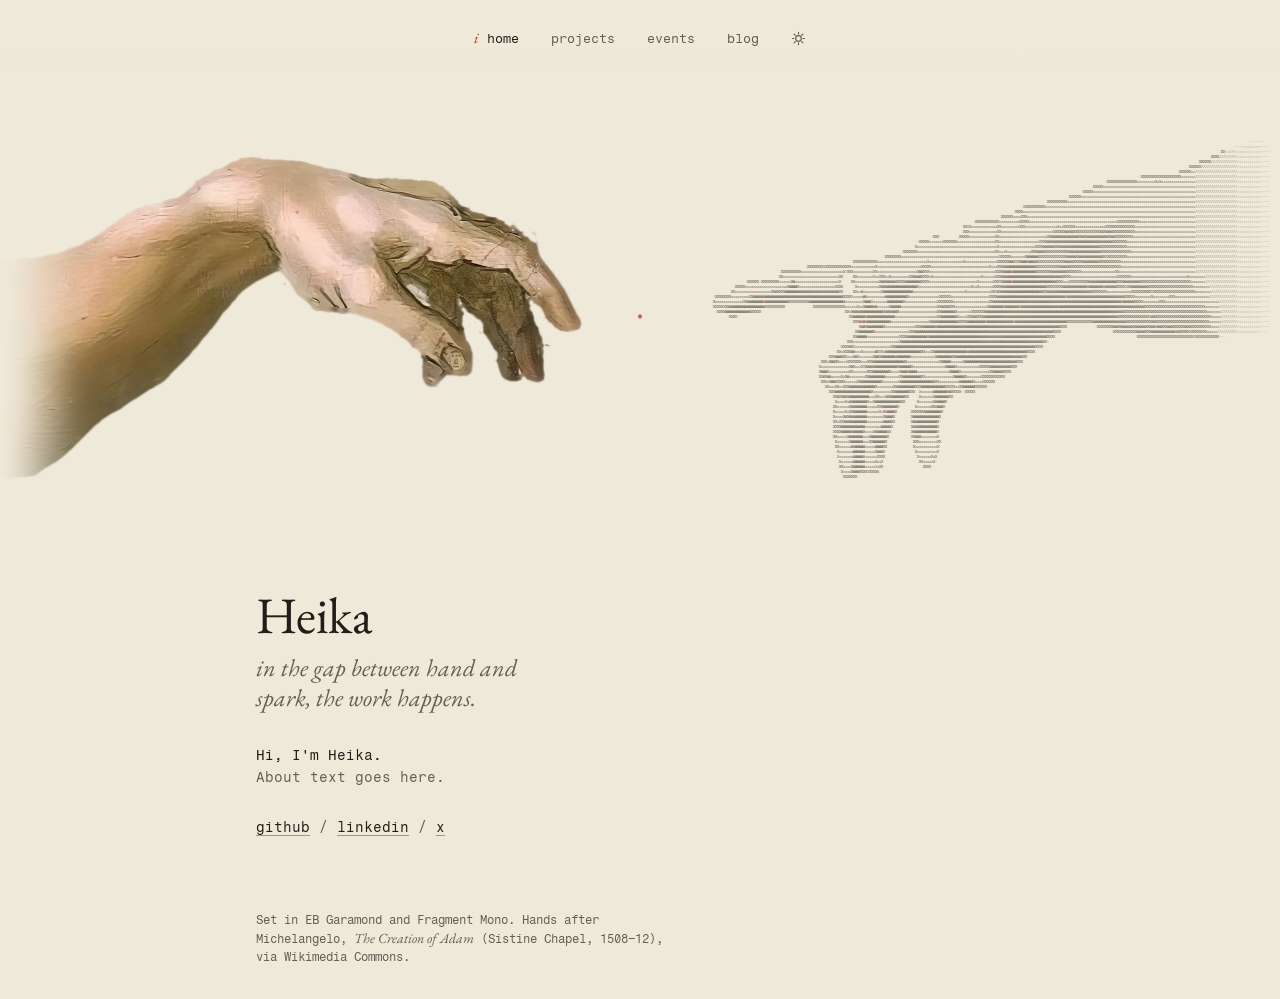
<file: index.html>
<!doctype html>
<html lang="en">
  <head>
    <meta charset="utf-8" />
    <meta name="viewport" content="width=device-width, initial-scale=1" />
    <title>Heika</title>
    <meta
      name="description"
      content="Heika. Portfolio, projects, events and writing."
    />
    <script>
      try {
        var saved = localStorage.getItem("theme");
        if (saved === "light" || saved === "dark")
          document.documentElement.dataset.theme = saved;
      } catch (e) {}
    </script>
    <link rel="preconnect" href="https://fonts.googleapis.com" />
    <link rel="preconnect" href="https://fonts.gstatic.com" crossorigin />
    <link
      href="https://fonts.googleapis.com/css2?family=EB+Garamond:ital,wght@0,400;0,500;1,400&family=Fragment+Mono&display=swap"
      rel="stylesheet"
    />
    <link rel="icon" href="data:," />
    <link rel="stylesheet" href="/styles.css?v=11" />
  </head>
  <body>
    <nav aria-label="Main">
      <a href="/" aria-current="page"
        ><span class="folio" aria-hidden="true">i</span>home</a
      >
      <a href="/projects/">projects</a>
      <a href="/events/">events</a>
      <a href="/blog/">blog</a>
      <button type="button" id="theme-toggle" aria-label="Switch theme">
        <svg
          class="icon-sun"
          width="15"
          height="15"
          viewBox="0 0 16 16"
          fill="none"
          stroke="currentColor"
          stroke-width="1.25"
          stroke-linecap="round"
          aria-hidden="true"
        >
          <circle cx="8" cy="8" r="3" />
          <path
            d="M8 1.5v1.6M8 12.9v1.6M1.5 8h1.6M12.9 8h1.6M3.4 3.4l1.1 1.1M11.5 11.5l1.1 1.1M3.4 12.6l1.1-1.1M11.5 4.5l1.1-1.1"
          />
        </svg>
        <svg
          class="icon-moon"
          width="15"
          height="15"
          viewBox="0 0 16 16"
          fill="none"
          stroke="currentColor"
          stroke-width="1.25"
          stroke-linejoin="round"
          aria-hidden="true"
        >
          <path d="M13.2 9.6A5.6 5.6 0 0 1 6.4 2.8a5.6 5.6 0 1 0 6.8 6.8Z" />
        </svg>
      </button>
    </nav>

    <main>
      <figure class="hero">
        <canvas
          id="hero-canvas"
          role="img"
          aria-label="The hands from Michelangelo's Creation of Adam, almost touching. The left hand is rendered as the classical fresco, the right hand as ASCII characters."
        ></canvas>
      </figure>

      <section class="intro">
        <h1 class="rise" style="--i: 0">Heika</h1>
        <p class="tagline rise" style="--i: 1">
          in the gap between hand and spark, the work happens.
        </p>
        <div class="about rise" style="--i: 2">
          <p>Hi, I'm Heika.</p>
          <p class="muted">About text goes here.</p>
        </div>
        <p class="links rise" style="--i: 3">
          <a href="https://github.com/aryahaikakusuma">github</a> /
          <a href="https://www.linkedin.com/in/arya-haika-kusuma/">linkedin</a>
          / <a href="https://x.com/Heikarya">x</a>
        </p>
      </section>
    </main>

    <footer class="rise" style="--i: 4">
      <p>
        Set in EB Garamond and Fragment Mono. Hands after Michelangelo,
        <i>The Creation of Adam</i> (Sistine Chapel, 1508&ndash;12), via
        Wikimedia Commons.
      </p>
    </footer>

    <script src="/hero.js?v=11" defer></script>
    <script src="/site.js?v=11" defer></script>
  </body>
</html>
</file>
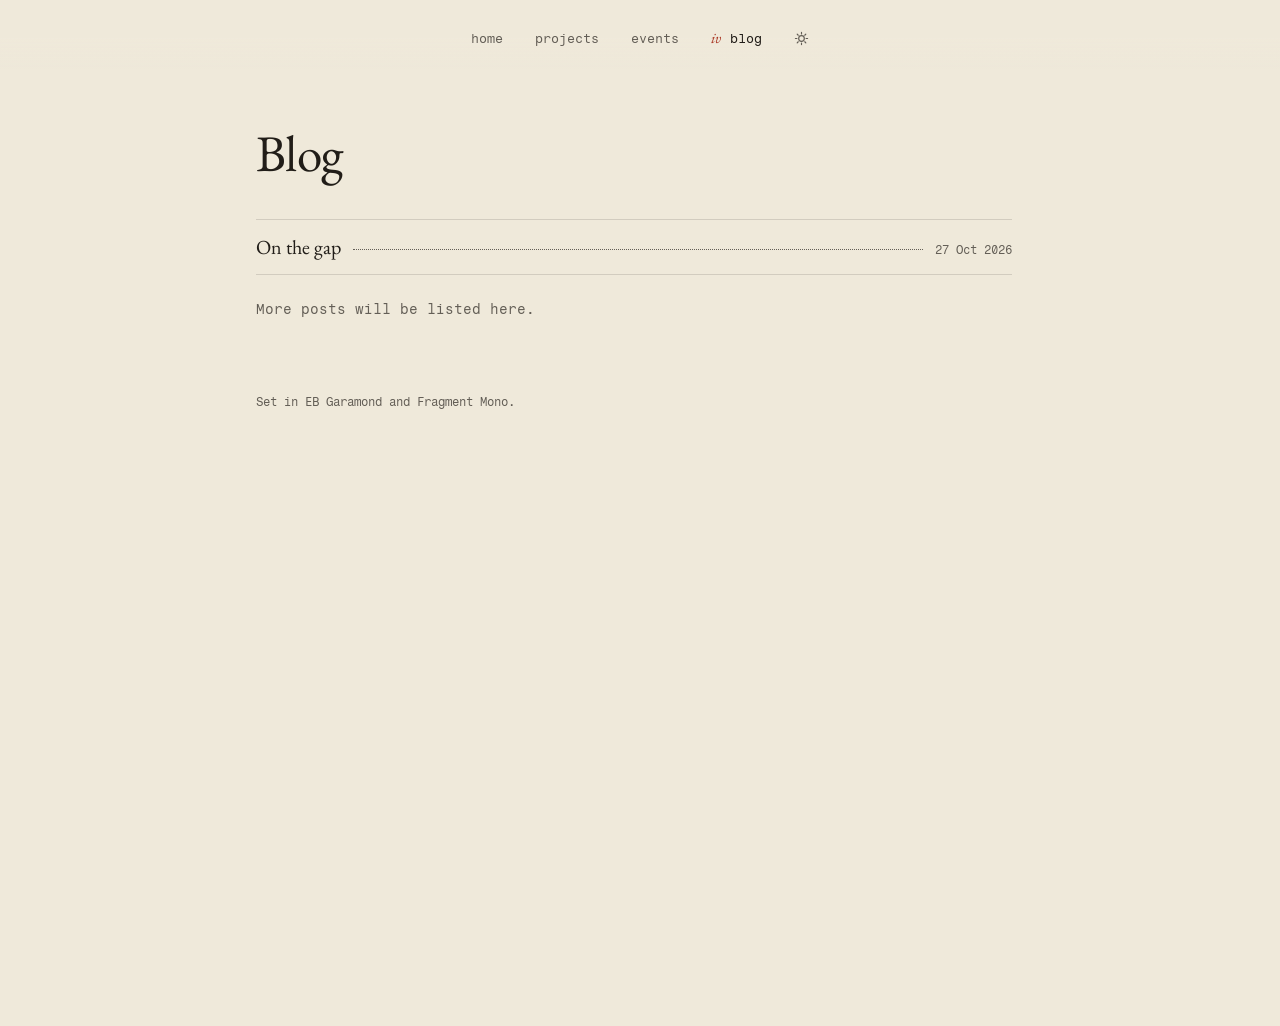
<file: blog/index.html>
<!doctype html>
<html lang="en">
<head>
  <meta charset="utf-8">
  <meta name="viewport" content="width=device-width, initial-scale=1">
  <title>Blog · Heika</title>
  <meta name="description" content="Writing by Heika.">
  <script>
    try {
      var saved = localStorage.getItem('theme');
      if (saved === 'light' || saved === 'dark') document.documentElement.dataset.theme = saved;
    } catch (e) {}
  </script>
  <link rel="preconnect" href="https://fonts.googleapis.com">
  <link rel="preconnect" href="https://fonts.gstatic.com" crossorigin>
  <link href="https://fonts.googleapis.com/css2?family=EB+Garamond:ital,wght@0,400;0,500;1,400&family=Fragment+Mono&display=swap" rel="stylesheet">
  <link rel="icon" href="data:,">
  <link rel="stylesheet" href="/styles.css?v=11">
</head>
<body>
  <nav aria-label="Main">
    <a href="/">home</a>
    <a href="/projects/">projects</a>
    <a href="/events/">events</a>
    <a href="/blog/" aria-current="page"><span class="folio" aria-hidden="true">iv</span>blog</a>
    <button type="button" id="theme-toggle" aria-label="Switch theme">
      <svg class="icon-sun" width="15" height="15" viewBox="0 0 16 16" fill="none" stroke="currentColor" stroke-width="1.25" stroke-linecap="round" aria-hidden="true">
        <circle cx="8" cy="8" r="3"/>
        <path d="M8 1.5v1.6M8 12.9v1.6M1.5 8h1.6M12.9 8h1.6M3.4 3.4l1.1 1.1M11.5 11.5l1.1 1.1M3.4 12.6l1.1-1.1M11.5 4.5l1.1-1.1"/>
      </svg>
      <svg class="icon-moon" width="15" height="15" viewBox="0 0 16 16" fill="none" stroke="currentColor" stroke-width="1.25" stroke-linejoin="round" aria-hidden="true">
        <path d="M13.2 9.6A5.6 5.6 0 0 1 6.4 2.8a5.6 5.6 0 1 0 6.8 6.8Z"/>
      </svg>
    </button>
  </nav>

  <main class="page list">
    <h1>Blog</h1>
    <ol class="index toc">
      <li><a href="/blog/on-the-gap/"><span class="row-title">On the gap</span><span class="leader" aria-hidden="true"></span><time datetime="2026-10-27">27 Oct 2026</time></a></li>
    </ol>
    <p class="empty">More posts will be listed here.</p>
  </main>

  <footer>
    <p>Set in EB Garamond and Fragment Mono.</p>
  </footer>

  <script src="/site.js?v=11" defer></script>
</body>
</html>
</file>
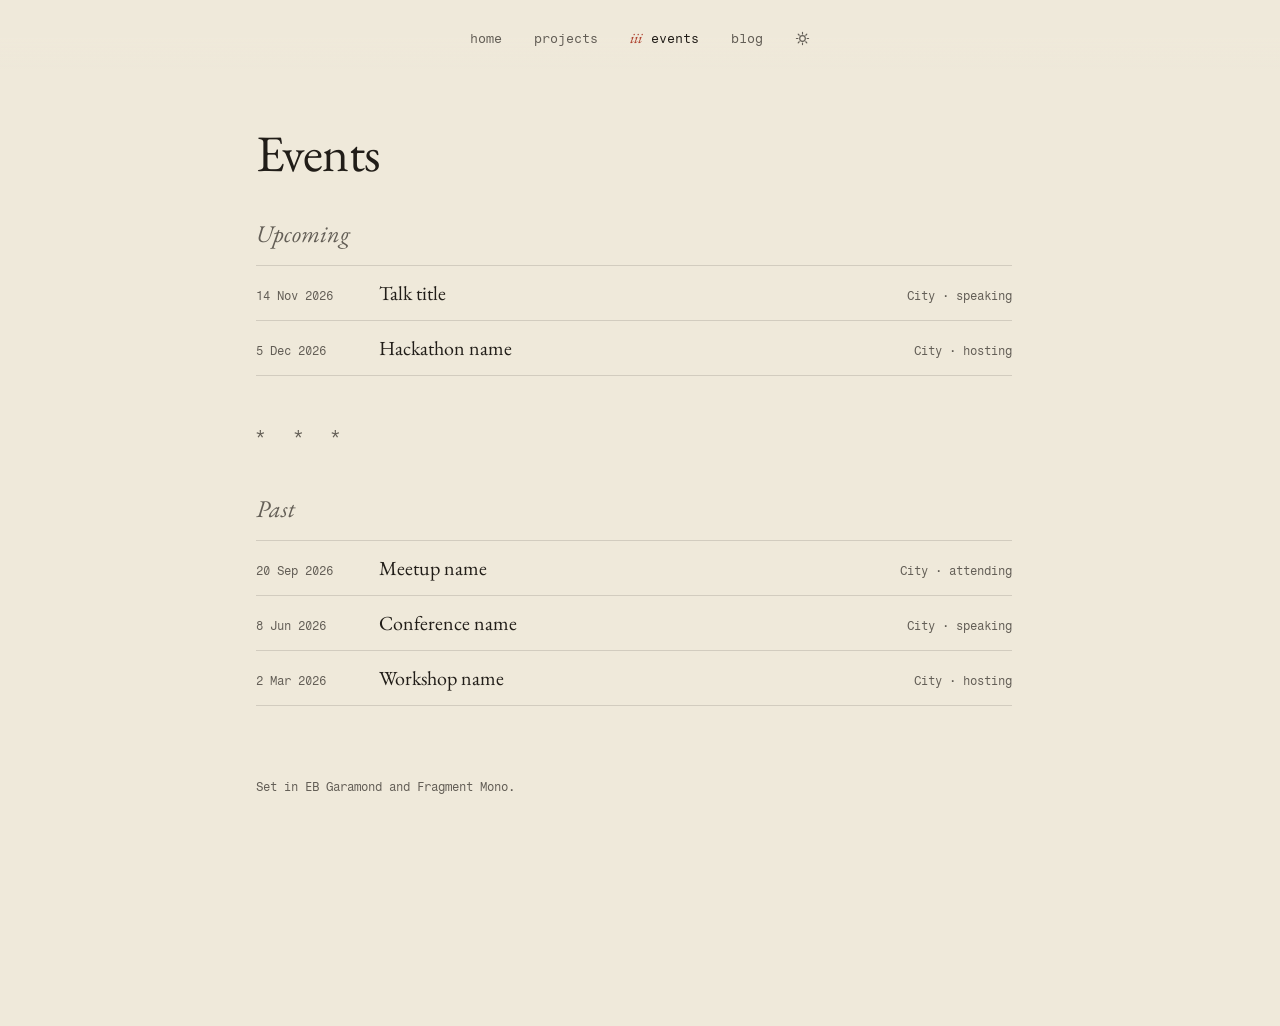
<file: events/index.html>
<!doctype html>
<html lang="en">
<head>
  <meta charset="utf-8">
  <meta name="viewport" content="width=device-width, initial-scale=1">
  <title>Events · Heika</title>
  <meta name="description" content="Talks, hackathons and gatherings.">
  <script>
    try {
      var saved = localStorage.getItem('theme');
      if (saved === 'light' || saved === 'dark') document.documentElement.dataset.theme = saved;
    } catch (e) {}
  </script>
  <link rel="preconnect" href="https://fonts.googleapis.com">
  <link rel="preconnect" href="https://fonts.gstatic.com" crossorigin>
  <link href="https://fonts.googleapis.com/css2?family=EB+Garamond:ital,wght@0,400;0,500;1,400&family=Fragment+Mono&display=swap" rel="stylesheet">
  <link rel="icon" href="data:,">
  <link rel="stylesheet" href="/styles.css?v=11">
</head>
<body>
  <nav aria-label="Main">
    <a href="/">home</a>
    <a href="/projects/">projects</a>
    <a href="/events/" aria-current="page"><span class="folio" aria-hidden="true">iii</span>events</a>
    <a href="/blog/">blog</a>
    <button type="button" id="theme-toggle" aria-label="Switch theme">
      <svg class="icon-sun" width="15" height="15" viewBox="0 0 16 16" fill="none" stroke="currentColor" stroke-width="1.25" stroke-linecap="round" aria-hidden="true">
        <circle cx="8" cy="8" r="3"/>
        <path d="M8 1.5v1.6M8 12.9v1.6M1.5 8h1.6M12.9 8h1.6M3.4 3.4l1.1 1.1M11.5 11.5l1.1 1.1M3.4 12.6l1.1-1.1M11.5 4.5l1.1-1.1"/>
      </svg>
      <svg class="icon-moon" width="15" height="15" viewBox="0 0 16 16" fill="none" stroke="currentColor" stroke-width="1.25" stroke-linejoin="round" aria-hidden="true">
        <path d="M13.2 9.6A5.6 5.6 0 0 1 6.4 2.8a5.6 5.6 0 1 0 6.8 6.8Z"/>
      </svg>
    </button>
  </nav>

  <main class="page list">
    <h1>Events</h1>
    <section aria-labelledby="up">
      <h2 id="up">Upcoming</h2>
      <ol class="index events">
        <li><a href="#"><time datetime="2026-11-14">14 Nov 2026</time><span class="row-title">Talk title</span><span class="meta">City &middot; speaking</span></a></li>
        <li><a href="#"><time datetime="2026-12-05">5 Dec 2026</time><span class="row-title">Hackathon name</span><span class="meta">City &middot; hosting</span></a></li>
      </ol>
    </section>
    <p class="fleuron" aria-hidden="true">* * *</p>
    <section aria-labelledby="past">
      <h2 id="past">Past</h2>
      <ol class="index events">
        <li><a href="#"><time datetime="2026-09-20">20 Sep 2026</time><span class="row-title">Meetup name</span><span class="meta">City &middot; attending</span></a></li>
        <li><a href="#"><time datetime="2026-06-08">8 Jun 2026</time><span class="row-title">Conference name</span><span class="meta">City &middot; speaking</span></a></li>
        <li><a href="#"><time datetime="2026-03-02">2 Mar 2026</time><span class="row-title">Workshop name</span><span class="meta">City &middot; hosting</span></a></li>
      </ol>
    </section>
  </main>

  <footer>
    <p>Set in EB Garamond and Fragment Mono.</p>
  </footer>

  <script src="/site.js?v=11" defer></script>
</body>
</html>
</file>
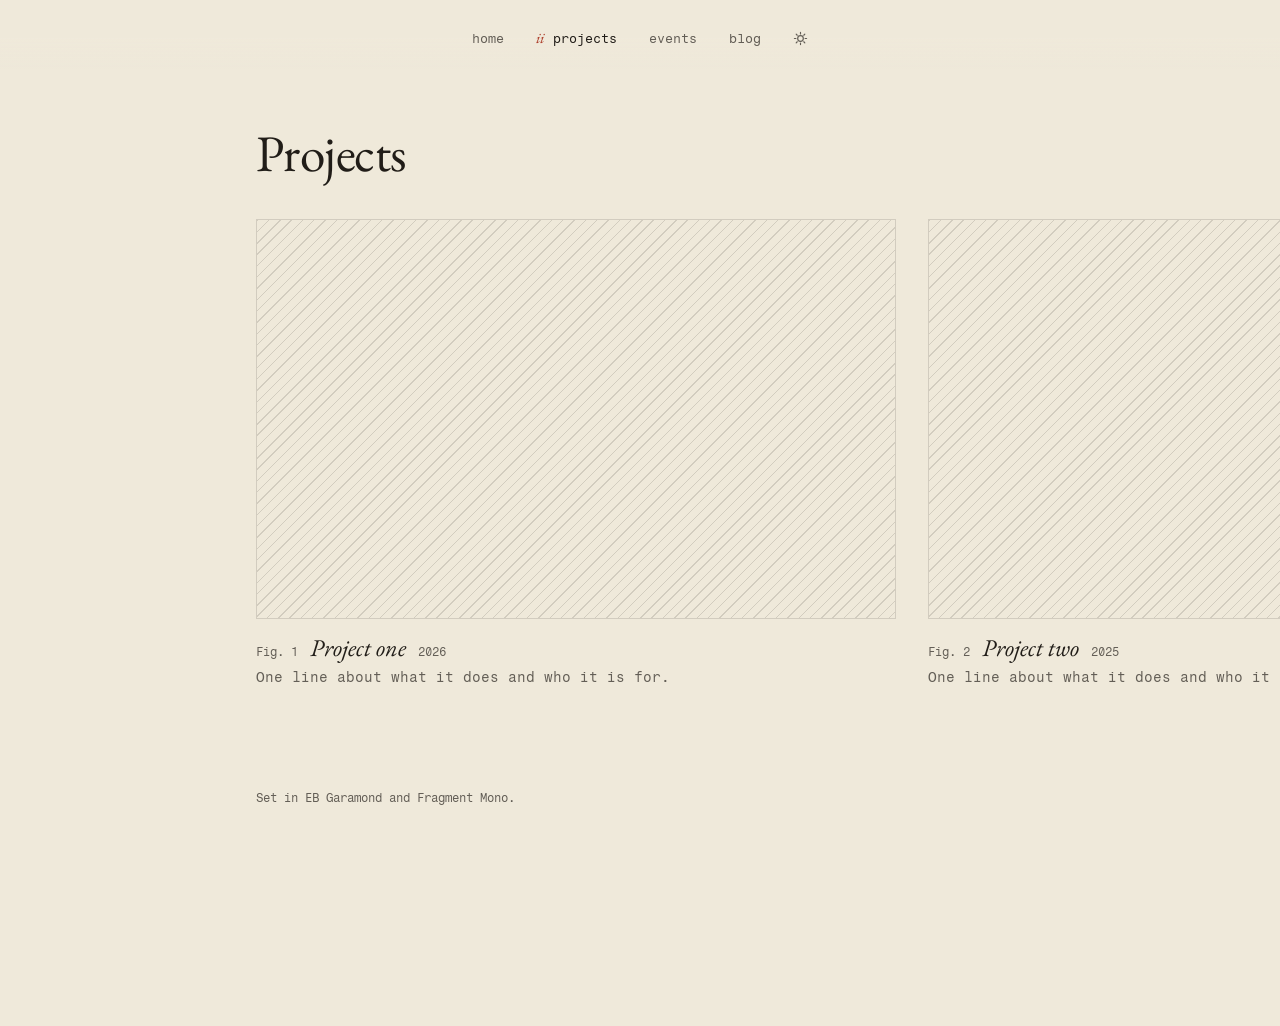
<file: projects/index.html>
<!doctype html>
<html lang="en">
<head>
  <meta charset="utf-8">
  <meta name="viewport" content="width=device-width, initial-scale=1">
  <title>Projects · Heika</title>
  <meta name="description" content="Projects by Heika.">
  <script>
    try {
      var saved = localStorage.getItem('theme');
      if (saved === 'light' || saved === 'dark') document.documentElement.dataset.theme = saved;
    } catch (e) {}
  </script>
  <link rel="preconnect" href="https://fonts.googleapis.com">
  <link rel="preconnect" href="https://fonts.gstatic.com" crossorigin>
  <link href="https://fonts.googleapis.com/css2?family=EB+Garamond:ital,wght@0,400;0,500;1,400&family=Fragment+Mono&display=swap" rel="stylesheet">
  <link rel="icon" href="data:,">
  <link rel="stylesheet" href="/styles.css?v=11">
</head>
<body>
  <nav aria-label="Main">
    <a href="/">home</a>
    <a href="/projects/" aria-current="page"><span class="folio" aria-hidden="true">ii</span>projects</a>
    <a href="/events/">events</a>
    <a href="/blog/">blog</a>
    <button type="button" id="theme-toggle" aria-label="Switch theme">
      <svg class="icon-sun" width="15" height="15" viewBox="0 0 16 16" fill="none" stroke="currentColor" stroke-width="1.25" stroke-linecap="round" aria-hidden="true">
        <circle cx="8" cy="8" r="3"/>
        <path d="M8 1.5v1.6M8 12.9v1.6M1.5 8h1.6M12.9 8h1.6M3.4 3.4l1.1 1.1M11.5 11.5l1.1 1.1M3.4 12.6l1.1-1.1M11.5 4.5l1.1-1.1"/>
      </svg>
      <svg class="icon-moon" width="15" height="15" viewBox="0 0 16 16" fill="none" stroke="currentColor" stroke-width="1.25" stroke-linejoin="round" aria-hidden="true">
        <path d="M13.2 9.6A5.6 5.6 0 0 1 6.4 2.8a5.6 5.6 0 1 0 6.8 6.8Z"/>
      </svg>
    </button>
  </nav>

  <main class="page-wide">
    <h1>Projects</h1>
    <ul class="plates" tabindex="0" aria-label="Projects, scroll sideways">
      <li class="plate">
        <a href="#">
          <div class="plate-img" role="img" aria-label="Placeholder for a project one screenshot"></div>
          <div class="plate-cap">
            <span class="fig">Fig. 1</span>
            <span class="plate-title">Project one</span>
            <span class="fig">2026</span>
            <p class="plate-line">One line about what it does and who it is for.</p>
          </div>
        </a>
      </li>
      <li class="plate">
        <a href="#">
          <div class="plate-img" role="img" aria-label="Placeholder for a project two screenshot"></div>
          <div class="plate-cap">
            <span class="fig">Fig. 2</span>
            <span class="plate-title">Project two</span>
            <span class="fig">2025</span>
            <p class="plate-line">One line about what it does and who it is for.</p>
          </div>
        </a>
      </li>
      <li class="plate">
        <a href="#">
          <div class="plate-img" role="img" aria-label="Placeholder for a project three screenshot"></div>
          <div class="plate-cap">
            <span class="fig">Fig. 3</span>
            <span class="plate-title">Project three</span>
            <span class="fig">2024</span>
            <p class="plate-line">One line about what it does and who it is for.</p>
          </div>
        </a>
      </li>
    </ul>
  </main>

  <footer>
    <p>Set in EB Garamond and Fragment Mono.</p>
  </footer>

  <script src="/site.js?v=11" defer></script>
</body>
</html>
</file>
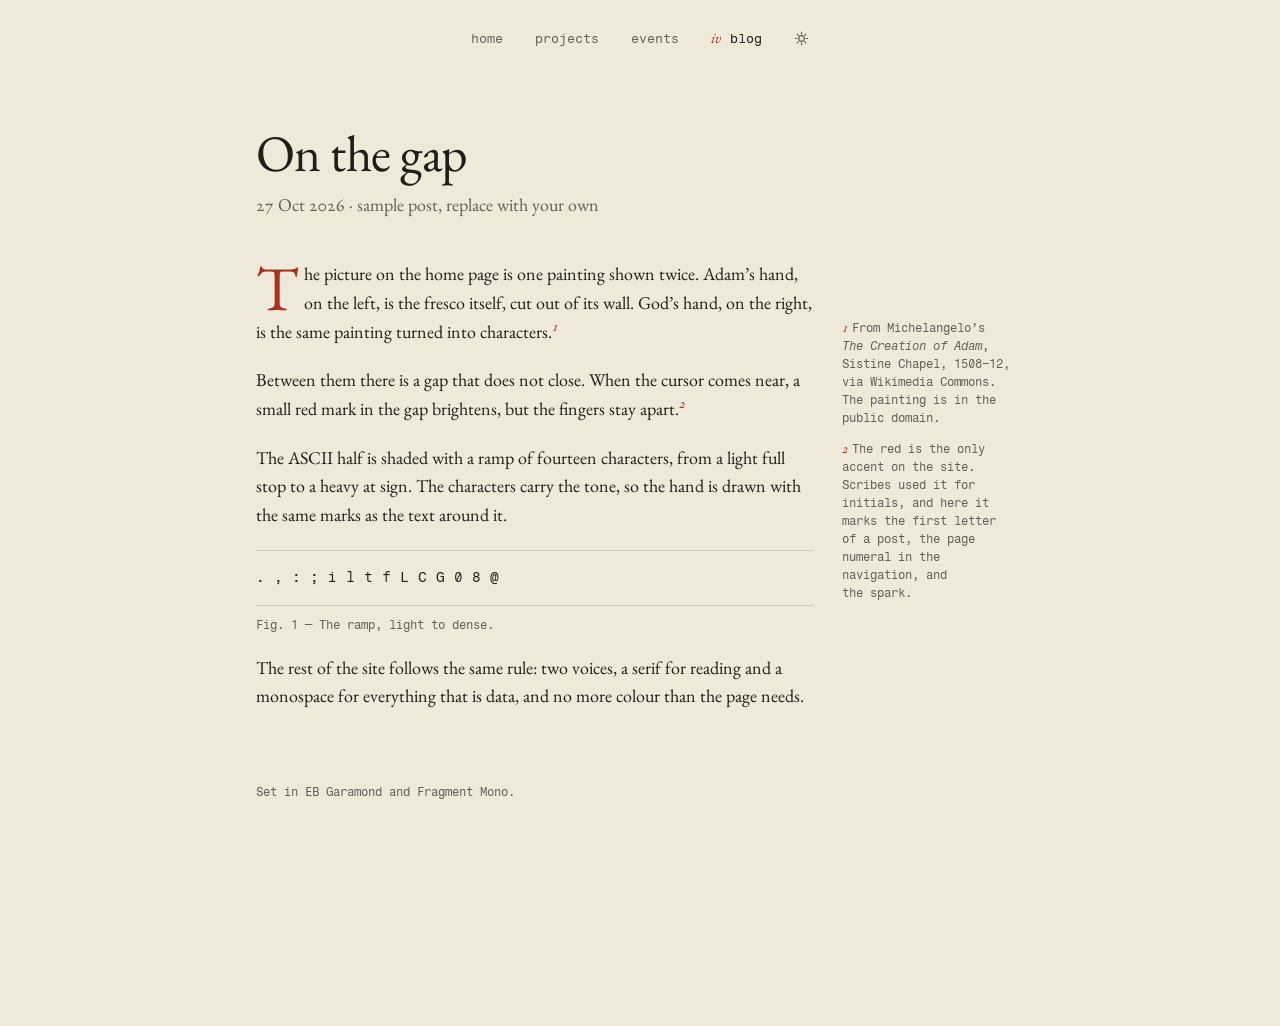
<file: blog/on-the-gap/index.html>
<!doctype html>
<html lang="en">
<head>
  <meta charset="utf-8">
  <meta name="viewport" content="width=device-width, initial-scale=1">
  <title>On the gap · Heika</title>
  <meta name="description" content="How the hands on the home page are made, and why they never touch.">
  <script>
    try {
      var saved = localStorage.getItem('theme');
      if (saved === 'light' || saved === 'dark') document.documentElement.dataset.theme = saved;
    } catch (e) {}
  </script>
  <link rel="preconnect" href="https://fonts.googleapis.com">
  <link rel="preconnect" href="https://fonts.gstatic.com" crossorigin>
  <link href="https://fonts.googleapis.com/css2?family=EB+Garamond:ital,wght@0,400;0,500;1,400&family=Fragment+Mono&display=swap" rel="stylesheet">
  <link rel="icon" href="data:,">
  <link rel="stylesheet" href="/styles.css?v=11">
</head>
<body>
  <nav aria-label="Main">
    <a href="/">home</a>
    <a href="/projects/">projects</a>
    <a href="/events/">events</a>
    <a href="/blog/" aria-current="page"><span class="folio" aria-hidden="true">iv</span>blog</a>
    <button type="button" id="theme-toggle" aria-label="Switch theme">
      <svg class="icon-sun" width="15" height="15" viewBox="0 0 16 16" fill="none" stroke="currentColor" stroke-width="1.25" stroke-linecap="round" aria-hidden="true">
        <circle cx="8" cy="8" r="3"/>
        <path d="M8 1.5v1.6M8 12.9v1.6M1.5 8h1.6M12.9 8h1.6M3.4 3.4l1.1 1.1M11.5 11.5l1.1 1.1M3.4 12.6l1.1-1.1M11.5 4.5l1.1-1.1"/>
      </svg>
      <svg class="icon-moon" width="15" height="15" viewBox="0 0 16 16" fill="none" stroke="currentColor" stroke-width="1.25" stroke-linejoin="round" aria-hidden="true">
        <path d="M13.2 9.6A5.6 5.6 0 0 1 6.4 2.8a5.6 5.6 0 1 0 6.8 6.8Z"/>
      </svg>
    </button>
  </nav>

  <main class="page">
    <article class="post">
      <h1>On the gap</h1>
      <p class="meta"><time datetime="2026-10-27">27 Oct 2026</time> &middot; sample post, replace with your own</p>

      <p class="lede">The picture on the home page is one painting shown twice. Adam&rsquo;s hand, on the left, is the fresco itself, cut out of its wall. God&rsquo;s hand, on the right, is the same painting turned into characters.<sup class="fn"></sup><small class="note">From Michelangelo&rsquo;s <i>The Creation of Adam</i>, Sistine Chapel, 1508&ndash;12, via Wikimedia Commons. The painting is in the public domain.</small></p>

      <p>Between them there is a gap that does not close. When the cursor comes near, a small red mark in the gap brightens, but the fingers stay apart.<sup class="fn"></sup><small class="note">The red is the only accent on the site. Scribes used it for initials, and here it marks the first letter of a post, the page numeral in the navigation, and the spark.</small></p>

      <p>The ASCII half is shaded with a ramp of fourteen characters, from a light full stop to a heavy at sign. The characters carry the tone, so the hand is drawn with the same marks as the text around it.</p>

      <figure>
        <pre aria-label="The ramp, light to dense">. , : ; i l t f L C G 0 8 @</pre>
        <figcaption>Fig. 1 &mdash; The ramp, light to dense.</figcaption>
      </figure>

      <p>The rest of the site follows the same rule: two voices, a serif for reading and a monospace for everything that is data, and no more colour than the page needs.</p>
    </article>
  </main>

  <footer>
    <p>Set in EB Garamond and Fragment Mono.</p>
  </footer>

  <script src="/site.js?v=11" defer></script>
</body>
</html>
</file>
<file: styles.css>
:root {
  --paper: #EFE9DA;
  --ink: #211D18;
  --rubric: #A8321E;
  --ink-muted: color-mix(in srgb, var(--ink) 68%, var(--paper));
  --ink-faint: color-mix(in srgb, var(--ink) 14%, var(--paper));

  --serif: "Michelangelus", "EB Garamond", "Garamond", "Iowan Old Style", Georgia, serif;
  --mono: "Fragment Mono", ui-monospace, "SFMono-Regular", Menlo, Consolas, monospace;

  --inset: clamp(24px, 20vw, 384px);
  color-scheme: light;
}

:root[data-theme="dark"] {
  --paper: #15120F;
  --ink: #E7DEC9;
  --rubric: #D4573C;
  color-scheme: dark;
}

@media (prefers-color-scheme: dark) {
  :root:not([data-theme]) {
    --paper: #15120F;
    --ink: #E7DEC9;
    --rubric: #D4573C;
    color-scheme: dark;
  }
}

*, *::before, *::after { box-sizing: border-box; }

html {
  background: var(--paper);
  scrollbar-color: var(--ink-faint) transparent;
  -webkit-text-size-adjust: 100%;
}

body {
  margin: 0;
  min-height: 100svh;
  background: var(--paper);
  color: var(--ink);
  font-family: var(--mono);
  font-size: 14px;
  line-height: 22px;
  -webkit-font-smoothing: antialiased;
  text-rendering: optimizeLegibility;
}

::selection { background: color-mix(in srgb, var(--rubric) 28%, transparent); color: inherit; }

a { color: inherit; }
a:focus-visible, button:focus-visible {
  outline: 2px solid var(--rubric);
  outline-offset: 3px;
}

/* nav */
nav {
  position: fixed;
  inset: 0 0 auto 0;
  z-index: 10;
  display: flex;
  align-items: center;
  justify-content: center;
  gap: 32px;
  padding: 28px 16px 20px;
  font-size: 13px;
  line-height: 20px;
  text-transform: lowercase;
  background: linear-gradient(var(--paper) 55%, transparent);
}

nav a, nav button {
  color: var(--ink-muted);
  text-decoration: none;
  transition: color 150ms ease-out;
}
nav a:hover, nav a[aria-current="page"], nav button:hover { color: var(--ink); }

.folio {
  display: inline-block;
  margin-right: 0.6em;
  color: var(--rubric);
  font-family: var(--serif);
  font-style: italic;
  font-size: 15px;
}

nav button {
  display: flex;
  align-items: center;
  margin: -12px;
  padding: 12px;
  border: 0;
  background: none;
  cursor: pointer;
}
.icon-moon { display: none; }
:root[data-theme="dark"] .icon-sun { display: none; }
:root[data-theme="dark"] .icon-moon { display: block; }
@media (prefers-color-scheme: dark) {
  :root:not([data-theme]) .icon-sun { display: none; }
  :root:not([data-theme]) .icon-moon { display: block; }
}

/* hero */
.hero {
  margin: clamp(72px, 11vh, 120px) 0 0;
}
#hero-canvas {
  display: block;
  width: 100%;
  height: clamp(190px, 34vw, 560px);
}

/* intro */
.intro {
  margin: clamp(28px, 6vh, 64px) 0 0 var(--inset);
  padding-right: 24px;
  max-width: calc(62ch + var(--inset));
}
h1 {
  margin: 0;
  font-family: var(--serif);
  font-weight: 400;
  font-size: clamp(2.5rem, 4vw, 3.5rem);
  line-height: 1.04;
  letter-spacing: -0.01em;
  text-wrap: balance;
}
.tagline {
  margin: 12px 0 0;
  max-width: 34ch;
  font-family: var(--serif);
  font-style: italic;
  font-size: 1.5rem;
  line-height: 1.25;
  color: var(--ink-muted);
  text-wrap: balance;
}
.about { margin-top: 32px; }
.about p { margin: 0; }
.muted { color: var(--ink-muted); }
.links { margin: 28px 0 0; color: var(--ink-muted); }
.links a {
  color: var(--ink);
  text-decoration: underline;
  text-decoration-thickness: 1px;
  text-underline-offset: 3px;
  text-decoration-color: color-mix(in srgb, var(--ink) 40%, transparent);
  transition: text-decoration-color 150ms ease-out;
}
.links a:hover { text-decoration-color: var(--ink); }

footer {
  margin: 72px 0 0 var(--inset);
  padding: 0 24px 32px 0;
  max-width: calc(62ch + var(--inset));
  font-size: 12px;
  line-height: 18px;
  color: var(--ink-muted);
}
footer p { margin: 0; max-width: 62ch; }
footer i { font-family: var(--serif); font-size: 14px; }

/* page changes: a short drift, nav stays put */
@view-transition { navigation: auto; }
nav { view-transition-name: site-nav; }
::view-transition-old(root) { animation: vt-out 280ms ease-out both; }
::view-transition-new(root) { animation: vt-in 520ms cubic-bezier(0.65, 0, 0.35, 1) both; }
@keyframes vt-out { to { opacity: 0; transform: translateX(-28px); } }
@keyframes vt-in { from { opacity: 0; transform: translateX(28px); } }

/* theme switch: radial reveal, driven from site.js */
:root[data-transition="theme"]::view-transition-old(root),
:root[data-transition="theme"]::view-transition-new(root) {
  animation: none;
  mix-blend-mode: normal;
}

/* home: the text rises a little as the page opens, after the hands start to move */
@keyframes rise {
  from { opacity: 0; transform: translateY(14px); }
  to { opacity: 1; transform: none; }
}
.rise {
  animation: rise 900ms cubic-bezier(0.16, 1, 0.3, 1) both;
  animation-delay: calc(450ms + var(--i, 0) * 110ms);
}

/* cursor light: a soft glow that follows the pointer across the page */
.cursor-glow {
  position: fixed;
  left: 0;
  top: 0;
  z-index: 40;
  width: 640px;
  height: 640px;
  border-radius: 50%;
  pointer-events: none;
  opacity: 0;
  will-change: transform;
  background: radial-gradient(closest-side, color-mix(in srgb, var(--rubric) 11%, transparent), transparent);
  transition: opacity 400ms ease-out;
}
.cursor-glow.on { opacity: 1; }

/* inner pages */
.page {
  margin: clamp(88px, 14vh, 140px) 0 0 var(--inset);
  padding-right: 24px;
  max-width: calc(62ch + 24px);
}
.page.list { max-width: calc(84ch + 24px); }
.page > h1, .page-wide > h1 { margin-bottom: 40px; }
.page-wide { margin-top: clamp(88px, 14vh, 140px); }
.page-wide > h1 { margin-left: var(--inset); padding-right: 24px; }

h2 {
  margin: 0 0 16px;
  font-family: var(--serif);
  font-style: italic;
  font-weight: 400;
  font-size: 1.5rem;
  line-height: 1.25;
  color: var(--ink-muted);
}
.fleuron {
  margin: 48px 0;
  color: var(--ink-muted);
  letter-spacing: 0.7em;
  user-select: none;
}

/* projects: plates in a horizontal scroll */
.plates {
  display: flex;
  gap: 32px;
  margin: 0;
  padding: 0 24px 28px var(--inset);
  list-style: none;
  overflow-x: auto;
  scroll-snap-type: x mandatory;
  scroll-padding-left: var(--inset);
  scrollbar-width: thin;
  scrollbar-color: var(--ink-faint) transparent;
}
.plates:focus-visible { outline-offset: -2px; }
.plate { flex: 0 0 min(82vw, 640px); scroll-snap-align: start; }
.plate a { display: block; color: inherit; text-decoration: none; }
.plate-img {
  aspect-ratio: 16 / 10;
  border: 1px solid var(--ink-faint);
  background: repeating-linear-gradient(135deg, var(--ink-faint) 0 1px, transparent 1px 8px);
  transition: background-color 200ms ease-out;
}
.plate a:hover .plate-img, .plate a:focus-visible .plate-img {
  background-color: color-mix(in srgb, var(--ink) 6%, transparent);
}
.plate-cap { display: flex; flex-wrap: wrap; align-items: baseline; gap: 4px 12px; margin-top: 14px; }
.fig { font-size: 12px; line-height: 18px; color: var(--ink-muted); font-variant-numeric: tabular-nums; }
.plate-title {
  font-family: var(--serif);
  font-style: italic;
  font-size: 1.5rem;
  line-height: 1.25;
  transition: color 150ms ease-out;
}
.plate a:hover .plate-title, .plate a:focus-visible .plate-title { color: var(--rubric); }
.plate-line { flex-basis: 100%; margin: 0; color: var(--ink-muted); }

/* events and blog: indexes */
.index { margin: 0 0 8px; padding: 0; list-style: none; }
.index li { border-top: 1px solid var(--ink-faint); }
.index li:last-child { border-bottom: 1px solid var(--ink-faint); }
.index a, .index .row { display: grid; align-items: baseline; gap: 4px 24px; padding: 14px 0; color: inherit; text-decoration: none; }
.events .row, .events a { grid-template-columns: 11ch 1fr auto; }
.index time, .meta { font-size: 12px; line-height: 18px; color: var(--ink-muted); font-variant-numeric: tabular-nums; }
.row-title {
  font-family: var(--serif);
  font-size: 1.25rem;
  line-height: 1.3;
  transition: color 150ms ease-out;
}
.index a:hover .row-title, .index a:focus-visible .row-title { color: var(--rubric); }
.toc a { display: flex; align-items: baseline; gap: 12px; }
.leader { flex: 1; min-width: 24px; border-bottom: 1px dotted var(--ink-muted); transform: translateY(-4px); }
.empty { margin: 24px 0 0; color: var(--ink-muted); }

/* a post */
.post { max-width: calc(62ch + 24px); }
.post h1 { margin-bottom: 12px; }
.post .meta { margin: 0 0 40px; }
.post p, .post figure {
  margin: 0 0 1.1em;
  font-family: var(--serif);
  font-size: 1.125rem;
  line-height: 1.6;
  font-variant-numeric: oldstyle-nums;
  hyphens: auto;
  text-wrap: pretty;
}
.lede::first-letter {
  float: left;
  margin: 0.04em 0.1em 0 0;
  font-size: 3.5em;
  line-height: 0.8;
  color: var(--rubric);
}
.post figure { margin-left: 0; margin-right: 0; }
.post pre {
  margin: 0;
  padding: 16px 0;
  overflow-x: auto;
  font-family: var(--mono);
  font-size: 14px;
  line-height: 22px;
  border-top: 1px solid var(--ink-faint);
  border-bottom: 1px solid var(--ink-faint);
}
.post figcaption { margin-top: 10px; font-family: var(--mono); font-size: 12px; line-height: 18px; color: var(--ink-muted); }
sup.fn { counter-increment: fn; font-family: var(--serif); font-style: italic; font-size: 0.8em; line-height: 0; color: var(--rubric); }
sup.fn::after { content: counter(fn); }
.post { counter-reset: fn; }
.note {
  display: block;
  margin: 8px 0 8px 1.5em;
  font-family: var(--mono);
  font-size: 12px;
  line-height: 18px;
  font-style: normal;
  color: var(--ink-muted);
  hyphens: none;
}
.note::before { content: counter(fn) "  "; color: var(--rubric); font-family: var(--serif); font-style: italic; font-size: 14px; }
@media (min-width: 1100px) {
  .note { float: right; clear: right; width: 24ch; margin: 0 -28ch 1em 0; }
}

@media (max-width: 640px) {
  :root { --inset: 24px; }
}

@media (max-width: 520px) {
  nav { gap: 20px; }
}

@media (max-width: 640px) {
  .events .row, .events a { grid-template-columns: 1fr; }
  .events .meta:last-child { grid-row: auto; }
}

/* Motion is not switched off by prefers-reduced-motion, by the site owner's choice. To honour the
   setting, restore this block:
   @media (prefers-reduced-motion: reduce) {
     * { transition: none !important; animation: none !important; }
     @view-transition { navigation: none; }
   } */
</file>
